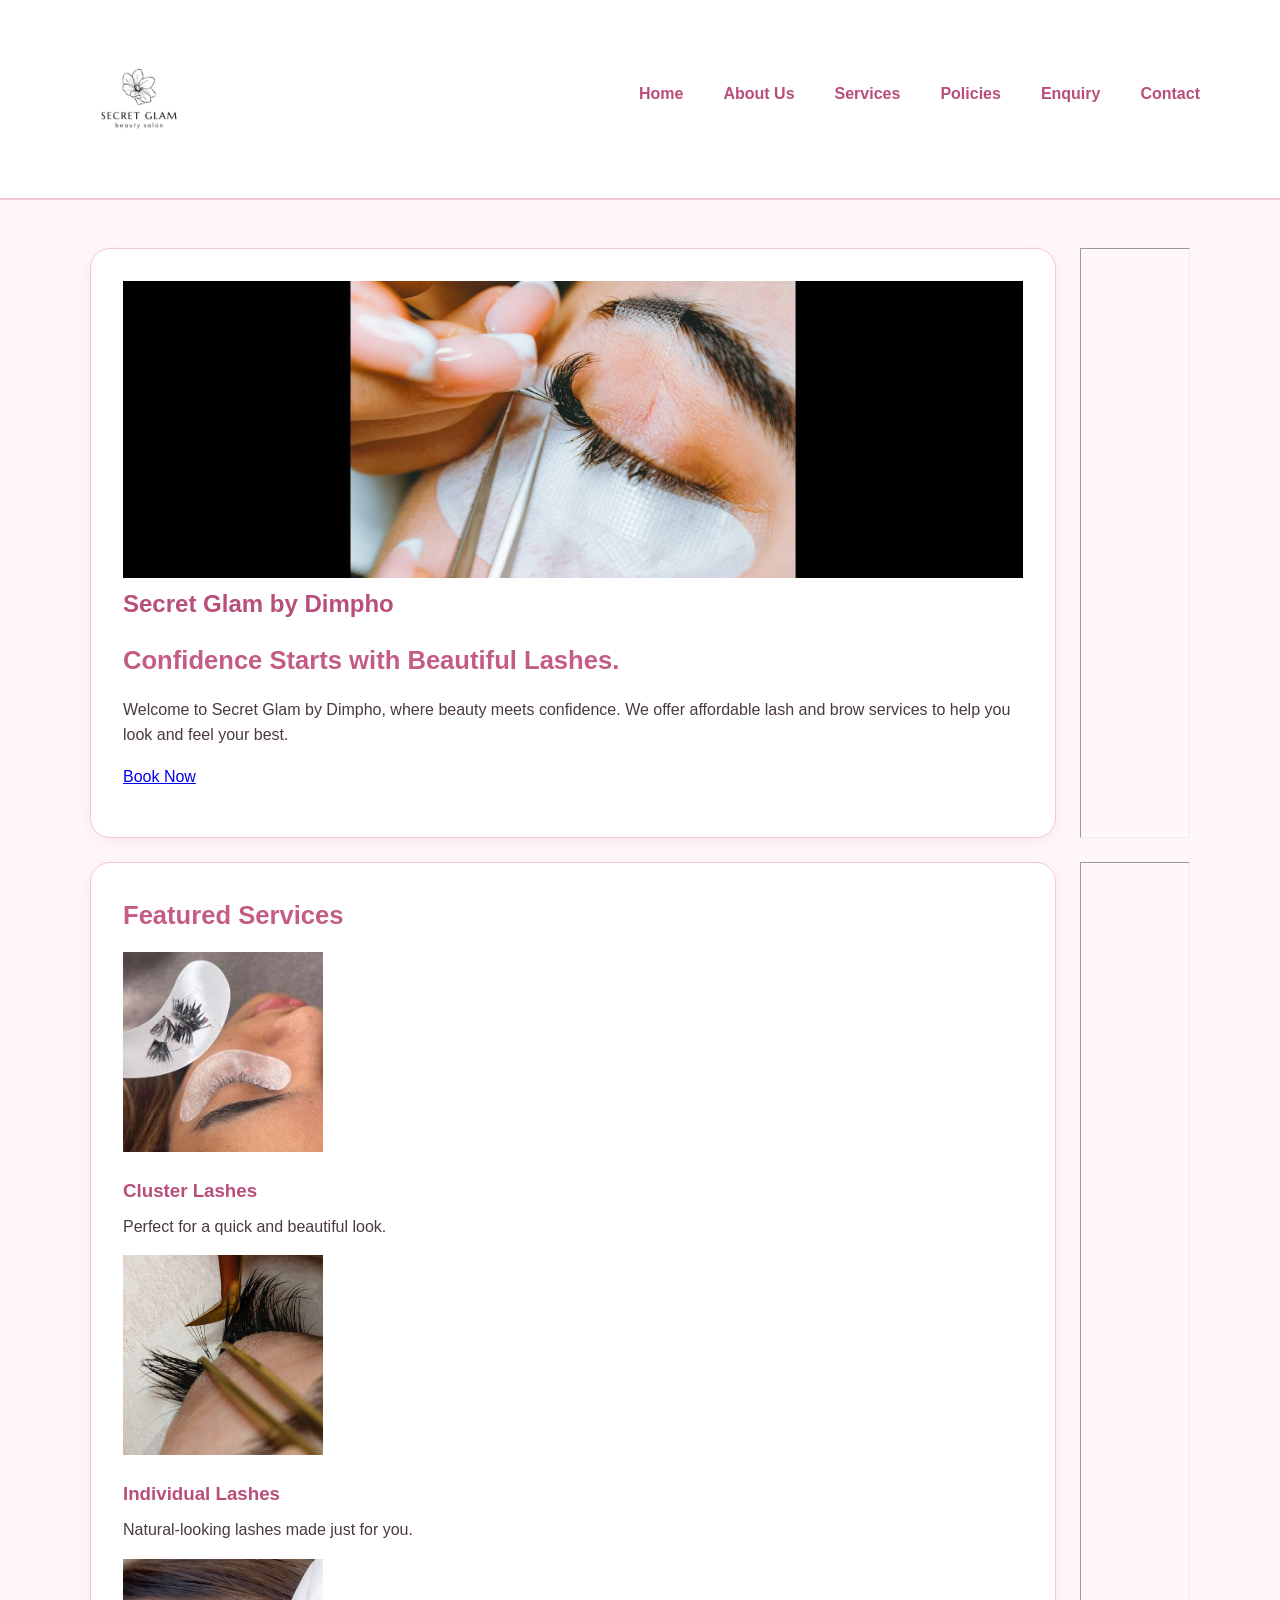
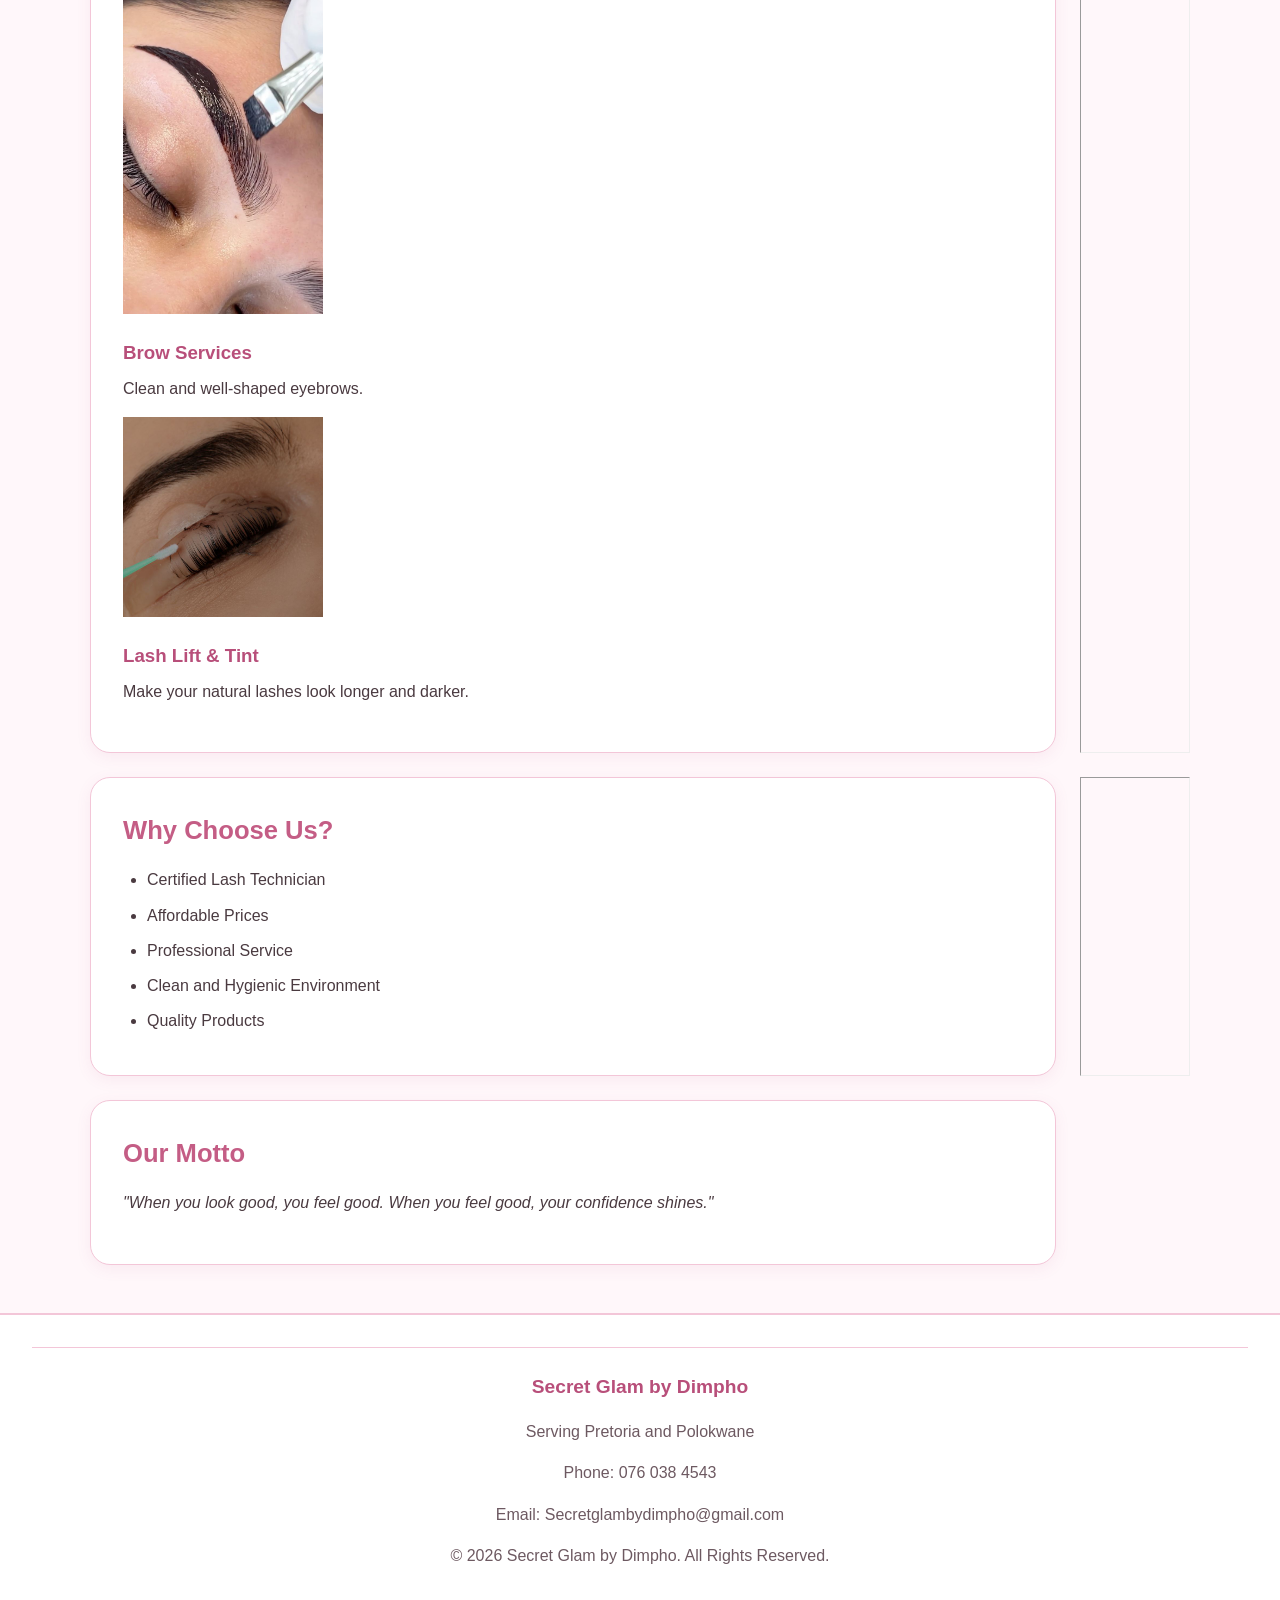
<file: secretglam/index.html>
<!DOCTYPE html>
<html lang="en">

<head>
    <meta charset="UTF-8">
    <meta name="viewport" content="width=device-width, initial-scale=1.0">

    <title>Secret Glam by Dimpho | Lash and Brow Services</title>

    <meta name="description" content="Discover lash extensions, lash lifts and brow services at Secret Glam by Dimpho. Book your beauty appointment in Pretoria or Polokwane, South Africa.">

    <meta name="keywords" content="Secret Glam by Dimpho, lash extensions Pretoria, lash technician Polokwane, lash lift, brow services, beauty appointments">

    <meta name="author" content="Secret Glam by Dimpho">

    <link rel="stylesheet" href="css_assets/style.css">
</head>

<body>

    <!-- ================= HEADER SECTION ================= -->
    <!-- This section contains the logo and the main navigation menu -->
    <header>
        <!-- Website Logo -->
        <img src="_images/Logo.png"
             alt="Secret Glam by Dimpho Logo" 
             width="150">

        <!-- Navigation Menu - Links to all pages -->
        <nav>
            <ul>
                <li><a href="index.html">Home</a></li>
                <li><a href="about.html">About Us</a></li>
                <li><a href="services.html">Services</a></li>
                <li><a href="policies.html">Policies</a></li>
                <li><a href="enquiry.html">Enquiry</a></li>
                <li><a href="contact.html">Contact</a></li>
            </ul>
        </nav>
    </header>

    <!-- ================= MAIN CONTENT ================= -->
    <main>

        <!-- HERO SECTION - First thing users see -->
        <section>
            <!-- Hero Image - Large banner image -->
            <img src="_images/Hero.jpg" 
                 alt="Beautiful eyelash extensions" 
                 width="900">

            <!-- Main Heading of the website -->
            <h1>Secret Glam by Dimpho</h1>

            <!-- Sub-heading / Slogan -->
            <h2>Confidence Starts with Beautiful Lashes.</h2>

            <!-- Introduction paragraph -->
            <p>
                Welcome to Secret Glam by Dimpho, where beauty meets confidence.
                We offer affordable lash and brow services to help you look and feel your best.
            </p>

            <!-- Call to action button - Takes user to booking page -->
            <p>
                <a href="enquiry.html">Book Now</a>
            </p>
        </section>

        <hr> <!-- Horizontal line to separate sections -->

        <!-- FEATURED SERVICES SECTION - Shows main services -->
        <section>
            <h2>Featured Services</h2>
            
            <!-- Service 1: Cluster Lashes -->
            <div>
                <img src="_images/Cluster Lashes.jpg"
                     alt="Cluster Lashes" 
                     width="200">
                <h3>Cluster Lashes</h3>
                <p>Perfect for a quick and beautiful look.</p>
            </div>

            <!-- Service 2: Individual Lashes -->
            <div>
                <img src="_images/Individual Lashes.jpg"
                     alt="Individual Lashes" 
                     width="200">
                <h3>Individual Lashes</h3>
                <p>Natural-looking lashes made just for you.</p>
            </div>

            <!-- Service 3: Brow Services -->
            <div>
                <img src="_images/Brows.jpg"
                     alt="Brow Services" 
                     width="200">
                <h3>Brow Services</h3>
                <p>Clean and well-shaped eyebrows.</p>
            </div>

            <!-- Service 4: Lash Lift and Tint -->
            <div>
                <img src="_images/LashLift.jpg"
                     alt="Lash Lift and Tint" 
                     width="200">
                <h3>Lash Lift &amp; Tint</h3>
                <p>Make your natural lashes look longer and darker.</p>
            </div>
        </section>

        <hr>

        <!-- WHY CHOOSE US SECTION - Reasons to choose this business -->
        <section>
            <h2>Why Choose Us?</h2>
            <!-- Unordered list of benefits -->
            <ul>
                <li>Certified Lash Technician</li>
                <li>Affordable Prices</li>
                <li>Professional Service</li>
                <li>Clean and Hygienic Environment</li>
                <li>Quality Products</li>
            </ul>
        </section>

        <hr>

        <!-- MOTTO SECTION - Business motto / quote -->
        <section>
            <h2>Our Motto</h2>
            <p>
                <!-- <em> makes text italic for emphasis -->
                <em>
                    "When you look good, you feel good.
                    When you feel good, your confidence shines."
                </em>
            </p>
        </section>

    </main>

    <!-- ================= FOOTER SECTION ================= -->
    <!-- Contains contact info and copyright - appears at bottom of every page -->
    <footer>
        <hr>
        <p>
            <strong>Secret Glam by Dimpho</strong>
        </p>
        <p>
            Serving Pretoria and Polokwane
        </p>
        <p>
            Phone: 076 038 4543
        </p>
        <p>
            Email: Secretglambydimpho@gmail.com
        </p>
        <!-- Copyright information -->
        <p>
            &copy; 2026 Secret Glam by Dimpho. All Rights Reserved.
        </p>
    </footer>
<script src="js_assets/script.js" defer></script>
</body>
</html>
</file>
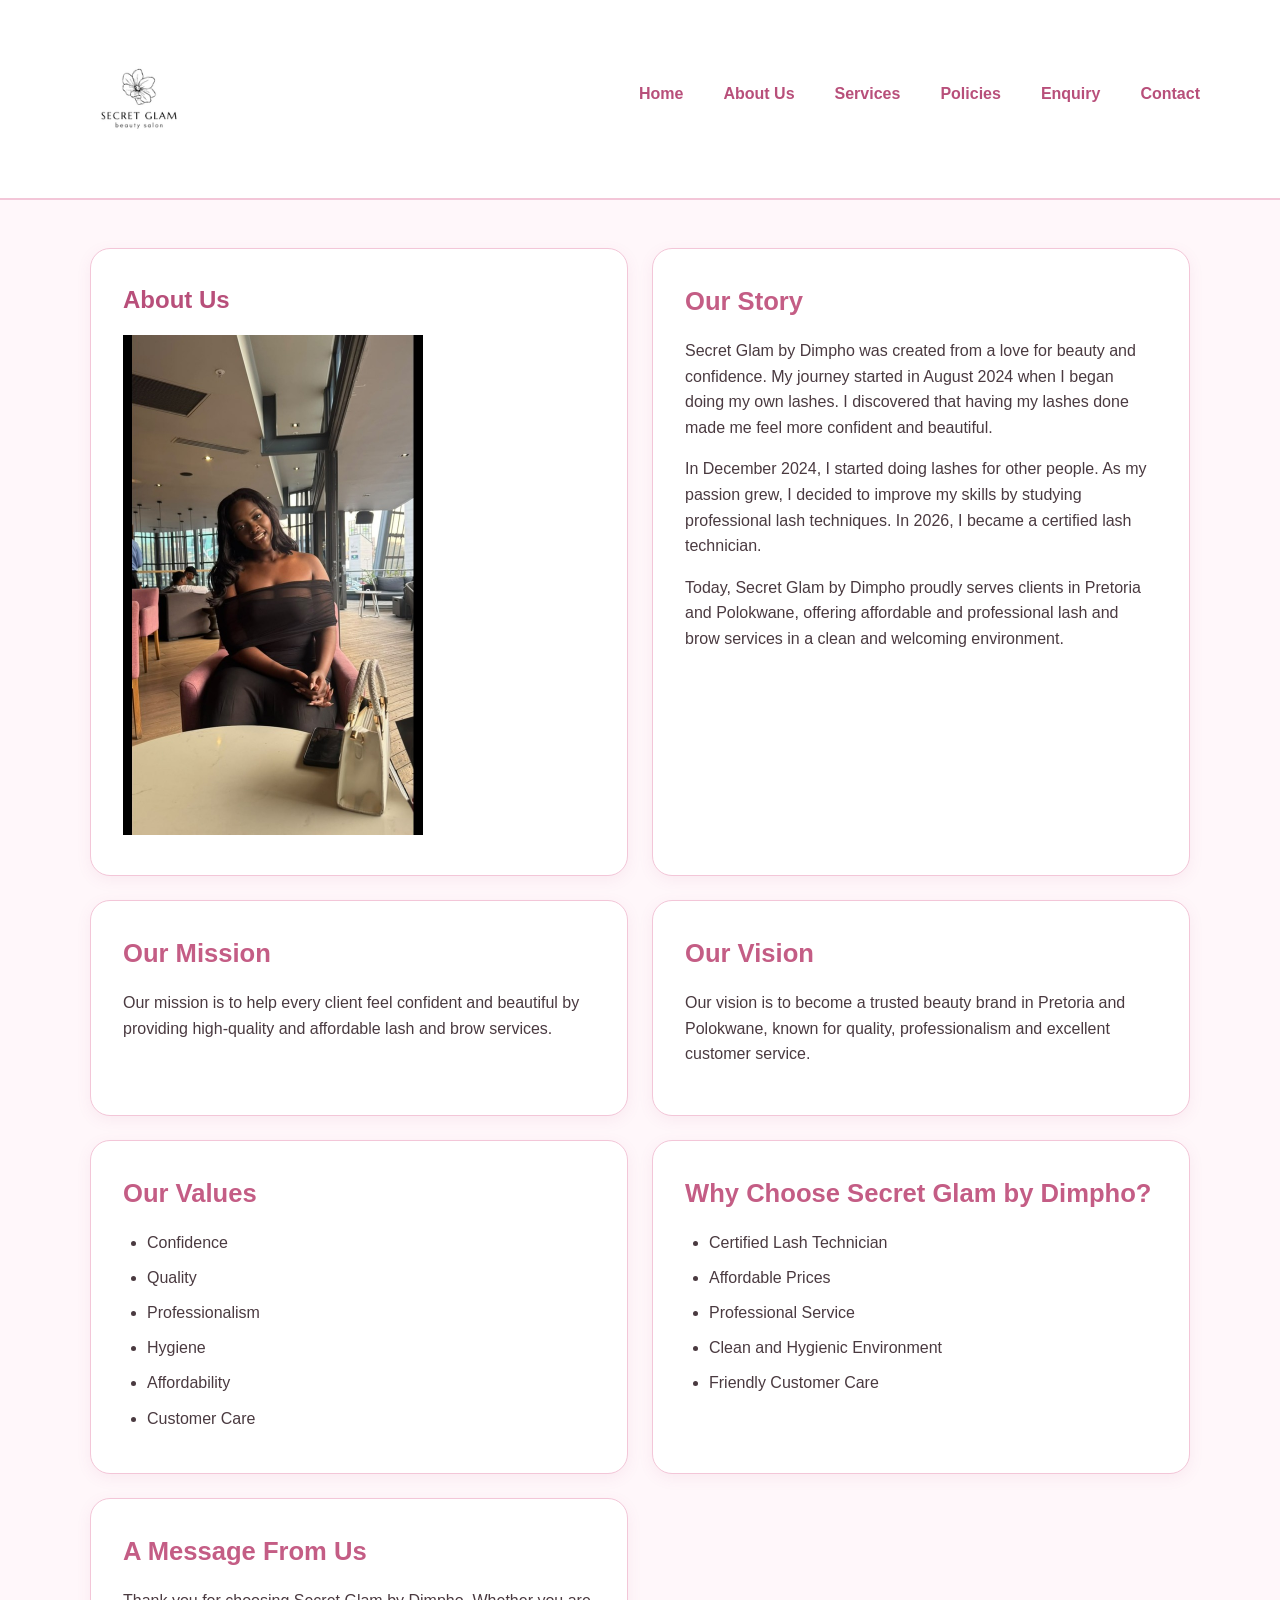
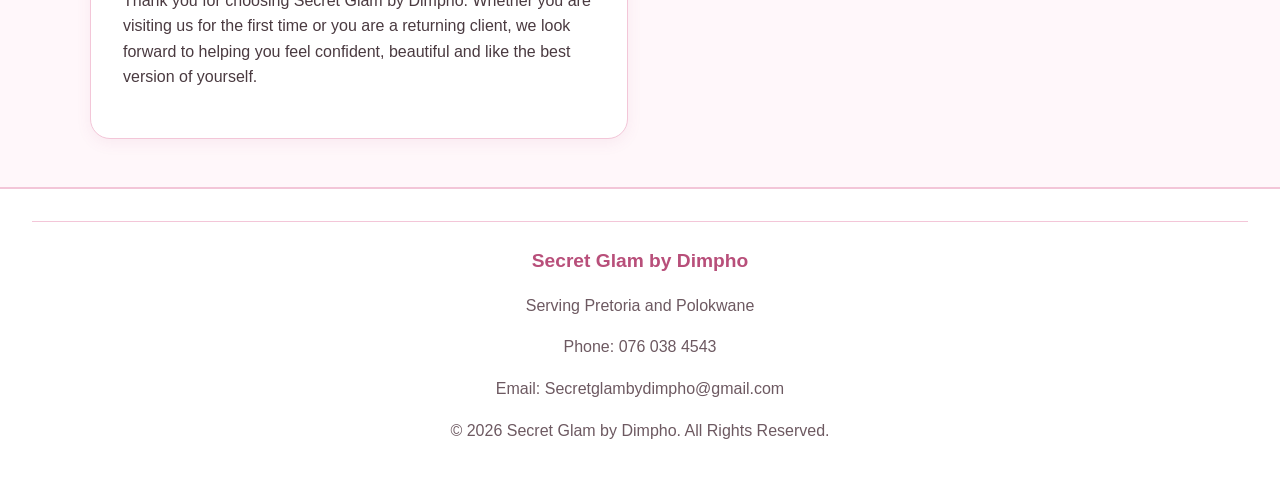
<file: about.html>
<!DOCTYPE html>
<html lang="en">
    
<head>
    <meta charset="UTF-8">
    <meta name="viewport" content="width=device-width, initial-scale=1.0">

    <title>About Us | Secret Glam by Dimpho</title>

    <meta name="description" content="Learn about Secret Glam by Dimpho, a lash and brow beauty business offering beauty services in Pretoria and Polokwane, South Africa.">

    <meta name="keywords" content="About Secret Glam by Dimpho, lash technician, lash and brow services, Pretoria, Polokwane">

    <meta name="author" content="Secret Glam by Dimpho">

    <link rel="stylesheet" href="css_assets/style.css">
</head>


<body>

    <!-- ================= HEADER SECTION ================= -->
    <!-- The header contains the business logo and navigation menu -->
    <header>

        <!-- Business Logo -->
        <img src="_images/Logo.png"
             alt="Secret Glam by Dimpho Logo"
             width="150">

        <!-- ================= NAVIGATION MENU ================= -->
        <!-- Navigation links allow users to move between website pages -->
        <nav>
            <ul>
                <li><a href="index.html">Home</a></li>
                <li><a href="about.html">About Us</a></li>
                <li><a href="services.html">Services</a></li>
                <li><a href="policies.html">Policies</a></li>
                <li><a href="enquiry.html">Enquiry</a></li>
                <li><a href="contact.html">Contact</a></li>
            </ul>
        </nav>

    </header>


    <!-- ================= MAIN CONTENT ================= -->
    <!-- The main section contains the main information about the business -->
    <main>


        <!-- ================= ABOUT US INTRODUCTION ================= -->
        <!-- This section introduces the business and shows the founder's image -->
        <section>

            <h1>About Us</h1>

            <!-- Founder portrait -->
            <img src="_images/Portrait.jpg"
                 alt="Founder of Secret Glam by Dimpho"
                 width="300">

        </section>


        <!-- ================= OUR STORY ================= -->
        <!-- This section explains how Secret Glam by Dimpho started -->
        <section>

            <h2>Our Story</h2>

            <p>
                Secret Glam by Dimpho was created from a love for beauty
                and confidence. My journey started in August 2024 when I
                began doing my own lashes. I discovered that having my
                lashes done made me feel more confident and beautiful.
            </p>

            <p>
                In December 2024, I started doing lashes for other people.
                As my passion grew, I decided to improve my skills by
                studying professional lash techniques. In 2026, I became
                a certified lash technician.
            </p>

            <p>
                Today, Secret Glam by Dimpho proudly serves clients in
                Pretoria and Polokwane, offering affordable and
                professional lash and brow services in a clean and
                welcoming environment.
            </p>

        </section>


        <!-- ================= OUR MISSION ================= -->
        <!-- This section explains the main purpose of the business -->
        <section>

            <h2>Our Mission</h2>

            <p>
                Our mission is to help every client feel confident and
                beautiful by providing high-quality and affordable lash
                and brow services.
            </p>

        </section>


        <!-- ================= OUR VISION ================= -->
        <!-- This section explains what the business hopes to achieve in the future -->
        <section>

            <h2>Our Vision</h2>

            <p>
                Our vision is to become a trusted beauty brand in Pretoria
                and Polokwane, known for quality, professionalism and
                excellent customer service.
            </p>

        </section>


        <!-- ================= OUR VALUES ================= -->
        <!-- This section lists the values that guide the business -->
        <section>

            <h2>Our Values</h2>

            <ul>
                <li>Confidence</li>
                <li>Quality</li>
                <li>Professionalism</li>
                <li>Hygiene</li>
                <li>Affordability</li>
                <li>Customer Care</li>
            </ul>

        </section>


        <!-- ================= WHY CHOOSE US ================= -->
        <!-- This section explains why clients should choose the business -->
        <section>

            <h2>Why Choose Secret Glam by Dimpho?</h2>

            <ul>
                <li>Certified Lash Technician</li>
                <li>Affordable Prices</li>
                <li>Professional Service</li>
                <li>Clean and Hygienic Environment</li>
                <li>Friendly Customer Care</li>
            </ul>

        </section>


        <!-- ================= MESSAGE FROM THE BUSINESS ================= -->
        <!-- This section gives clients a friendly closing message -->
        <section>

            <h2>A Message From Us</h2>

            <p>
                Thank you for choosing Secret Glam by Dimpho. Whether you
                are visiting us for the first time or you are a returning
                client, we look forward to helping you feel confident,
                beautiful and like the best version of yourself.
            </p>

        </section>

    </main>


    <!-- ================= FOOTER SECTION ================= -->
    <!-- The footer contains business contact information and copyright details -->
    <footer>

        <hr>

        <!-- Business name -->
        <p>
            <strong>Secret Glam by Dimpho</strong>
        </p>

        <!-- Business locations -->
        <p>
            Serving Pretoria and Polokwane
        </p>

        <!-- Business phone number -->
        <p>
            Phone: 076 038 4543
        </p>

        <!-- Business email address -->
        <p>
            Email: Secretglambydimpho@gmail.com
        </p>

        <!-- Copyright information -->
        <p>
            &copy; 2026 Secret Glam by Dimpho. All Rights Reserved.
        </p>

    </footer>

</body>

</html>
</file>
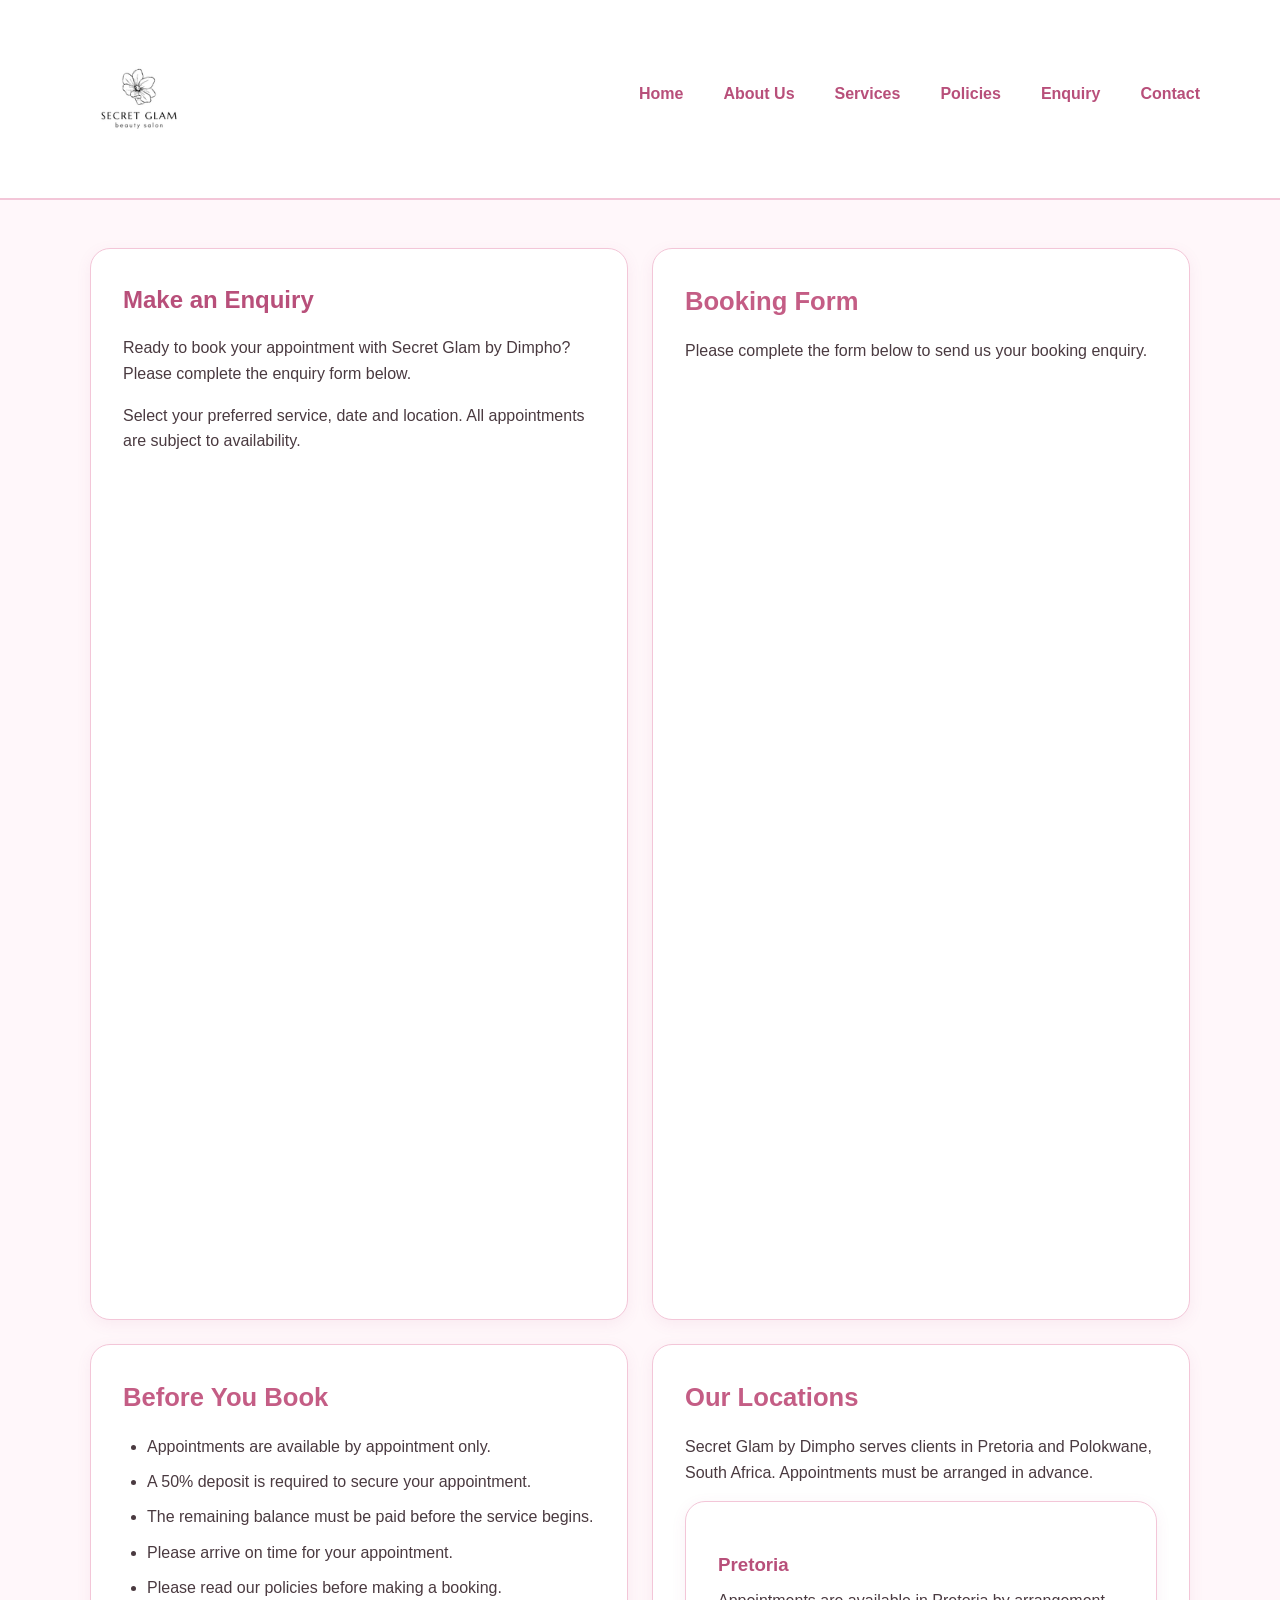
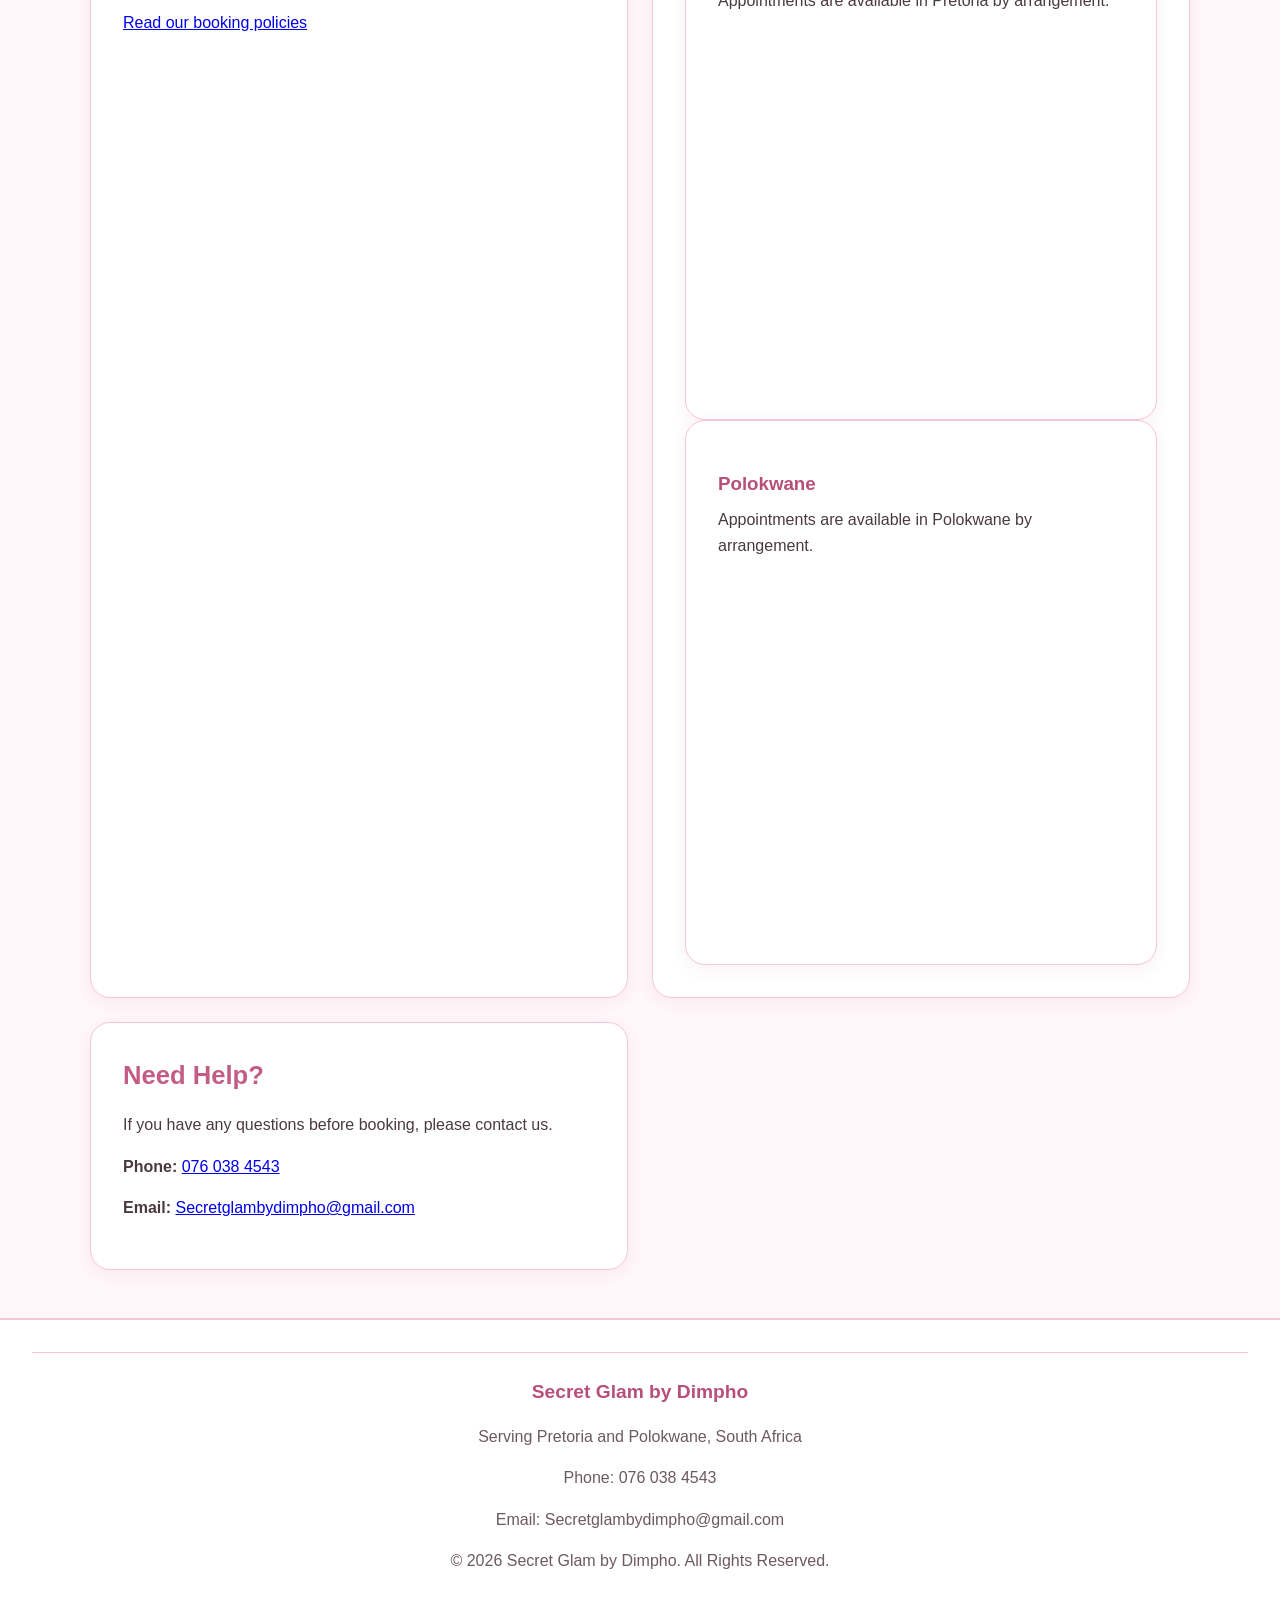
<file: enquiry.html>
<!DOCTYPE html>
<html lang="en">

<head>
    <meta charset="UTF-8">
    <meta name="viewport" content="width=device-width, initial-scale=1.0">

    <title>Enquire and Book | Secret Glam by Dimpho</title>

    <meta name="description" content="Enquire about lash and brow services, booking availability and appointments with Secret Glam by Dimpho in Pretoria and Polokwane.">

    <meta name="keywords" content="lash appointment booking, beauty service enquiry, lash technician Pretoria, lash technician Polokwane, Secret Glam by Dimpho">

    <meta name="author" content="Secret Glam by Dimpho">

    <link rel="stylesheet" href="css_assets/style.css">
</head>


<body>

    <!-- HEADER SECTION -->
    <header>

        <img src="_images/Logo.png"
             alt="Secret Glam by Dimpho Logo"
             width="150">

        <nav>
            <ul>
                <li><a href="index.html">Home</a></li>
                <li><a href="about.html">About Us</a></li>
                <li><a href="services.html">Services</a></li>
                <li><a href="policies.html">Policies</a></li>
                <li><a href="enquiry.html">Enquiry</a></li>
                <li><a href="contact.html">Contact</a></li>
            </ul>
        </nav>

    </header>

    <!-- MAIN CONTENT -->
    <main>

        <!-- ENQUIRY INTRODUCTION -->
        <section>
            <h1>Make an Enquiry</h1>

            <p>
                Ready to book your appointment with Secret Glam by Dimpho?
                Please complete the enquiry form below.
            </p>

            <p>
                Select your preferred service, date and location.
                All appointments are subject to availability.
            </p>
        </section>

        <!-- GOOGLE BOOKING FORM -->
        <section>
            <h2>Booking Form</h2>

            <p>
                Please complete the form below to send us your booking enquiry.
            </p>

            <iframe
                src="https://docs.google.com/forms/d/e/1FAIpQLScw5fzfQjybO1QH1antbK67YK_imWxlL126noTgP8XMFSRoqA/viewform?embedded=true"
                width="100%"
                height="900"
                style="border:0;"
                loading="lazy"
                title="Secret Glam by Dimpho booking enquiry form">
                Loading…
            </iframe>
        </section>

        <!-- BOOKING INFORMATION -->
        <section>
            <h2>Before You Book</h2>

            <ul>
                <li>Appointments are available by appointment only.</li>
                <li>A 50% deposit is required to secure your appointment.</li>
                <li>The remaining balance must be paid before the service begins.</li>
                <li>Please arrive on time for your appointment.</li>
                <li>Please read our policies before making a booking.</li>
            </ul>

            <p>
                <a href="policies.html">Read our booking policies</a>
            </p>
        </section>

        <!-- OUR LOCATIONS -->
        <section id="locations">
            <h2>Our Locations</h2>

            <p>
                Secret Glam by Dimpho serves clients in Pretoria and
                Polokwane, South Africa. Appointments must be arranged in advance.
            </p>

            <!-- PRETORIA LOCATION -->
            <section>
                <h3>Pretoria</h3>

                <p>
                    Appointments are available in Pretoria by arrangement.
                </p>

                <iframe
                    src="https://www.google.com/maps/embed?pb=!1m18!1m12!1m3!1d1796.835479439969!2d28.18580373638172!3d-25.748392745566967!2m3!1f0!2f0!3f0!3m2!1i1024!2i768!4f13.1!3m3!1m2!1s0x1e9562123458e257%3A0x5922d05407725de4!2s173%20Pretorius%20St%2C%20Pretoria%20Central%2C%20Pretoria%2C%200002!5e0!3m2!1sen!2sza!4v1786517681093!5m2!1sen!2sza"
                    width="100%"
                    height="350"
                    style="border:0;"
                    allowfullscreen
                    loading="lazy"
                    referrerpolicy="strict-origin-when-cross-origin"
                    title="Google Map showing Pretoria">
                </iframe>
            </section>

            <!-- POLOKWANE LOCATION -->
            <section>
                <h3>Polokwane</h3>

                <p>
                    Appointments are available in Polokwane by arrangement.
                </p>

                <iframe
                    src="https://www.google.com/maps/embed?pb=!1m18!1m12!1m3!1d3648.4589765527203!2d29.411801099999998!3d-23.873338099999994!2m3!1f0!2f0!3f0!3m2!1i1024!2i768!4f13.1!3m3!1m2!1s0x1ec727794a2d7323%3A0xe16af8a851e88582!2s23%20Johane%20St%2C%20Polokwane%20Ext%2065%2C%20Polokwane%2C%200700!5e0!3m2!1sen!2sza!4v1786632263497!5m2!1sen!2sza"
                    width="100%"
                    height="350"
                    style="border:0;"
                    allowfullscreen
                    loading="lazy"
                    referrerpolicy="strict-origin-when-cross-origin"
                    title="Google Map showing Polokwane">
                </iframe>
            </section>

        </section>

        <!-- CONTACT INFORMATION -->
        <section>
            <h2>Need Help?</h2>

            <p>
                If you have any questions before booking, please contact us.
            </p>

            <p>
                <strong>Phone:</strong>
                <a href="tel:0760384543">076 038 4543</a>
            </p>

            <p>
                <strong>Email:</strong>
                <a href="mailto:Secretglambydimpho@gmail.com">
                    Secretglambydimpho@gmail.com
                </a>
            </p>
        </section>

    </main>

    <!-- FOOTER SECTION -->
    <footer>
        <hr>

        <p><strong>Secret Glam by Dimpho</strong></p>

        <p>Serving Pretoria and Polokwane, South Africa</p>

        <p>Phone: 076 038 4543</p>

        <p>Email: Secretglambydimpho@gmail.com</p>

        <p>&copy; 2026 Secret Glam by Dimpho. All Rights Reserved.</p>
    </footer>

</body>

</html>
</file>
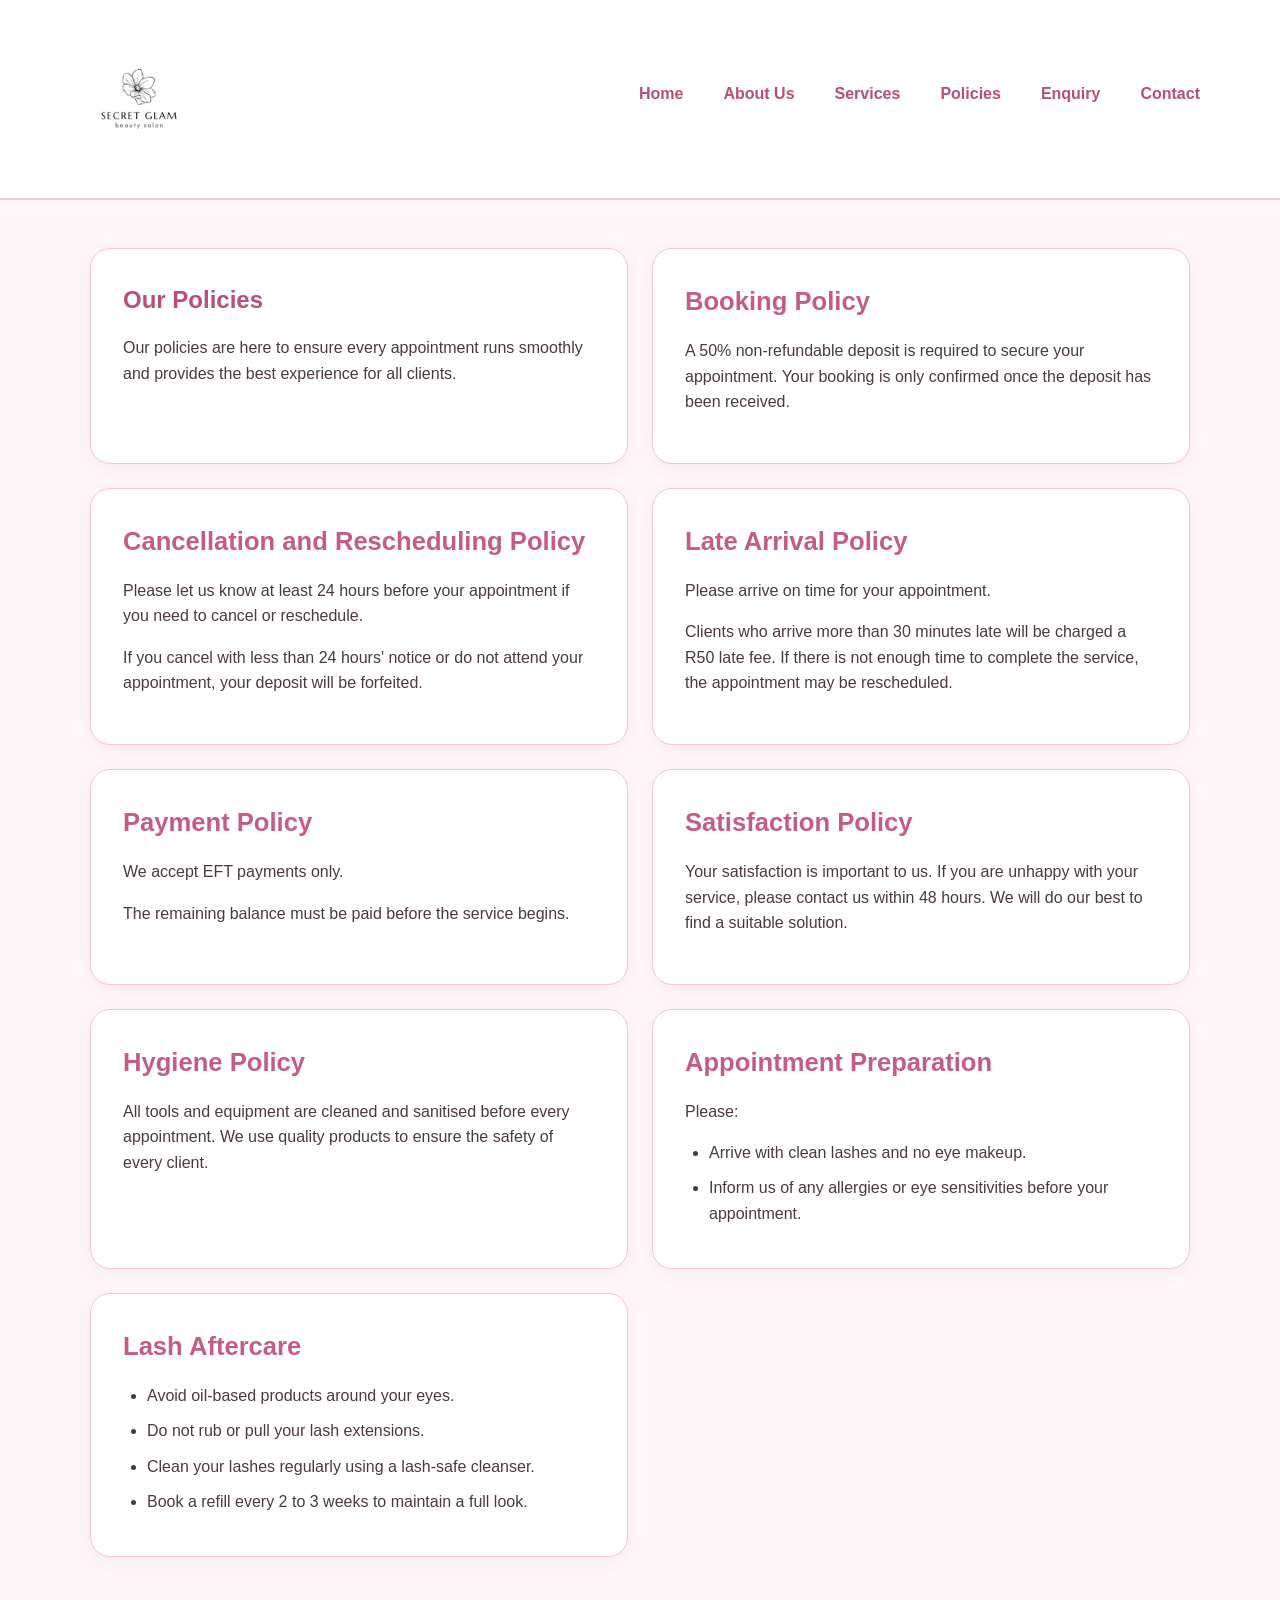
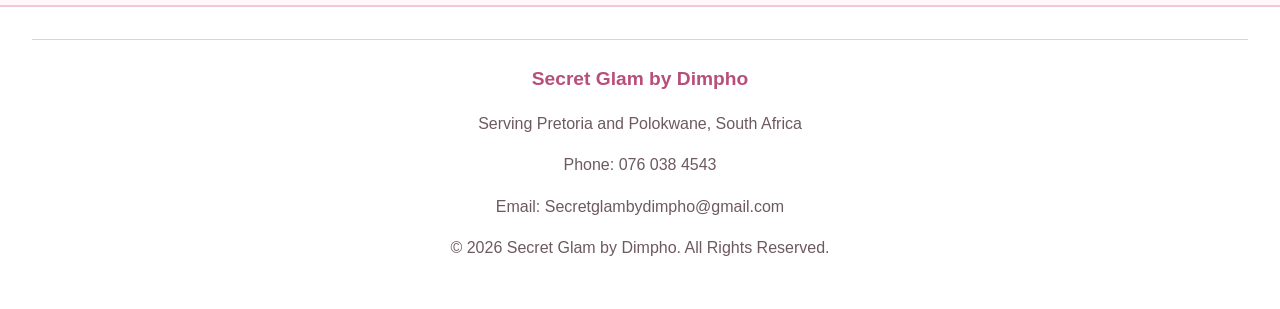
<file: policies.html>
<!DOCTYPE html>
<html lang="en">

<head>
    <meta charset="UTF-8">
    <meta name="viewport" content="width=device-width, initial-scale=1.0">

    <title>Booking Policies | Secret Glam by Dimpho</title>

    <meta name="description" content="Read the booking, deposit, cancellation, late arrival and refill policies for Secret Glam by Dimpho in Pretoria and Polokwane.">

    <meta name="keywords" content="lash booking policies, cancellation policy, lash deposit, lash refill policy, Secret Glam by Dimpho">

    <meta name="author" content="Secret Glam by Dimpho">

    <link rel="stylesheet" href="css_assets/style.css">
</head>


<body>


    <!-- ================= HEADER SECTION ================= -->
    <!-- The header contains the business logo and navigation menu -->
    <header>

        <!-- Business Logo -->
        <img src="_images/Logo.png"
             alt="Secret Glam by Dimpho Logo"
             width="150">


        <!-- ================= NAVIGATION MENU ================= -->
        <!-- Navigation links allow users to move between the website pages -->
        <nav>

            <ul>

                <li><a href="index.html">Home</a></li>

                <li><a href="about.html">About Us</a></li>

                <li><a href="services.html">Services</a></li>

                <li><a href="policies.html">Policies</a></li>

                <li><a href="enquiry.html">Enquiry</a></li>

                <li><a href="contact.html">Contact</a></li>

            </ul>

        </nav>

    </header>


    <!-- ================= MAIN CONTENT ================= -->
    <!-- The main section contains all the business policies -->
    <main>


        <!-- ================= POLICIES INTRODUCTION ================= -->
        <!-- This section introduces the purpose of the business policies -->
        <section>

            <h1>Our Policies</h1>

            <p>
                Our policies are here to ensure every appointment runs smoothly
                and provides the best experience for all clients.
            </p>

        </section>


        <!-- ================= BOOKING POLICY ================= -->
        <!-- This section explains the deposit required to secure an appointment -->
        <section>

            <h2>Booking Policy</h2>

            <p>
                A 50% non-refundable deposit is required to secure your appointment.
                Your booking is only confirmed once the deposit has been received.
            </p>

        </section>


        <!-- ================= CANCELLATION AND RESCHEDULING POLICY ================= -->
        <!-- This section explains the cancellation and rescheduling rules -->
        <section>

            <h2>Cancellation and Rescheduling Policy</h2>

            <p>
                Please let us know at least 24 hours before your appointment if
                you need to cancel or reschedule.
            </p>

            <p>
                If you cancel with less than 24 hours' notice or do not attend
                your appointment, your deposit will be forfeited.
            </p>

        </section>


        <!-- ================= LATE ARRIVAL POLICY ================= -->
        <!-- This section explains what happens when a client arrives late -->
        <section>

            <h2>Late Arrival Policy</h2>

            <p>
                Please arrive on time for your appointment.
            </p>

            <p>
                Clients who arrive more than 30 minutes late will be charged a
                R50 late fee. If there is not enough time to complete the service,
                the appointment may be rescheduled.
            </p>

        </section>


        <!-- ================= PAYMENT POLICY ================= -->
        <!-- This section explains the accepted payment method and when payment is due -->
        <section>

            <h2>Payment Policy</h2>

            <p>
                We accept EFT payments only.
            </p>

            <p>
                The remaining balance must be paid before the service begins.
            </p>

        </section>


        <!-- ================= SATISFACTION POLICY ================= -->
        <!-- This section explains what clients should do if they are unhappy with a service -->
        <section>

            <h2>Satisfaction Policy</h2>

            <p>
                Your satisfaction is important to us. If you are unhappy with your
                service, please contact us within 48 hours. We will do our best to
                find a suitable solution.
            </p>

        </section>


        <!-- ================= HYGIENE POLICY ================= -->
        <!-- This section explains the hygiene practices followed by the business -->
        <section>

            <h2>Hygiene Policy</h2>

            <p>
                All tools and equipment are cleaned and sanitised before every
                appointment. We use quality products to ensure the safety of
                every client.
            </p>

        </section>


        <!-- ================= APPOINTMENT PREPARATION ================= -->
        <!-- This section explains how clients should prepare before their appointment -->
        <section>

            <h2>Appointment Preparation</h2>

            <p>Please:</p>

            <!-- List of appointment preparation requirements -->
            <ul>

                <li>Arrive with clean lashes and no eye makeup.</li>

                <li>
                    Inform us of any allergies or eye sensitivities before your appointment.
                </li>

            </ul>

        </section>


        <!-- ================= LASH AFTERCARE ================= -->
        <!-- This section provides instructions for looking after lash extensions -->
        <section>

            <h2>Lash Aftercare</h2>

            <!-- List of lash aftercare instructions -->
            <ul>

                <li>Avoid oil-based products around your eyes.</li>

                <li>Do not rub or pull your lash extensions.</li>

                <li>Clean your lashes regularly using a lash-safe cleanser.</li>

                <li>Book a refill every 2 to 3 weeks to maintain a full look.</li>

            </ul>

        </section>

    </main>


    <!-- ================= FOOTER SECTION ================= -->
    <!-- The footer contains business information and copyright details -->
    <footer>

        <hr>

        <!-- Business name -->
        <p>
            <strong>Secret Glam by Dimpho</strong>
        </p>

        <!-- Business locations -->
        <p>
            Serving Pretoria and Polokwane, South Africa
        </p>

        <!-- Business phone number -->
        <p>
            Phone: 076 038 4543
        </p>

        <!-- Business email address -->
        <p>
            Email: Secretglambydimpho@gmail.com
        </p>

        <!-- Copyright information -->
        <p>
            &copy; 2026 Secret Glam by Dimpho. All Rights Reserved.
        </p>

    </footer>

</body>

</html>
</file>
<file: secretglam/css_assets/style.css>
/* RESET */
* {
    margin: 0;
    padding: 0;
    box-sizing: border-box;
}

/* MAIN PAGE */
body {
    font-family: Arial, sans-serif;
    background-color: #fff7fa;
    color: #4a3a40;
    font-size: 1rem;
    line-height: 1.6;
}

/* HEADER */
header {
    background-color: #ffffff;
    padding: 1.5rem 5%;
    border-bottom: 2px solid #f3c6d8;
    display: flex;
    justify-content: space-between;
    align-items: center;
}

header img,
.logo {
    width: 150px;
    height: auto;
}

/* NAVIGATION */
nav ul {
    list-style: none;
    display: flex;
    gap: 0.5rem;
}

nav a {
    text-decoration: none;
    color: #b84f7a;
    font-weight: bold;
    padding: 0.7rem 1rem;
    border-radius: 20px;
    transition: background-color 0.3s ease, color 0.3s ease;
}

nav a:hover {
    background-color: #b84f7a;
    color: #ffffff;
}

nav a:focus {
    outline: 2px solid #b84f7a;
}

/* MAIN CONTENT */
main {
    width: 90%;
    max-width: 1100px;
    margin: 0 auto;
    padding: 3rem 0;
    display: grid;
    grid-template-columns: 1fr 1fr;
    gap: 1.5rem;
}

/* SECTIONS */
section {
    background-color: #ffffff;
    padding: 2rem;
    border: 1px solid #f3c6d8;
    border-radius: 20px;
    box-shadow: 0 4px 15px rgba(184, 79, 122, 0.08);
    transition: box-shadow 0.3s ease;
}

section:hover {
    box-shadow: 0 6px 20px rgba(184, 79, 122, 0.15);
}

/* HEADINGS */
h1 {
    color: #b84f7a;
    margin-bottom: 1rem;
}

h2 {
    color: #c45d85;
    font-size: 1.6rem;
    margin-bottom: 1rem;
}

h3 {
    color: #b84f7a;
    margin: 1rem 0 0.5rem;
}

/* TEXT */
p {
    margin-bottom: 1rem;
}

ul {
    padding-left: 1.5rem;
}

li {
    margin-bottom: 0.6rem;
}

/* ABOUT PAGE */
.about-intro {
    grid-column: 1 / 3;
    text-align: center;
    background-color: #fff0f5;
}

.about-intro h1 {
    font-size: 2.8rem;
    margin-bottom: 1.5rem;
}

.about-intro img {
    width: 300px;
    max-width: 100%;
    height: auto;
    border-radius: 20px;
    border: 3px solid #f3c6d8;
}

.message {
    grid-column: 1 / 3;
    text-align: center;
    background-color: #fff0f5;
}

/* SERVICE GALLERY */
#serviceGallery {
    grid-column: 1 / -1;
    width: 100%;
}

.gallery-container {
    display: grid;
    grid-template-columns: repeat(4, minmax(0, 1fr));
    gap: 20px;
    margin: 25px 0;
}

.gallery-container figure {
    min-width: 0;
    margin: 0;
    padding: 10px;
    background-color: #ffffff;
    border: 1px solid #f3c6d8;
    border-radius: 12px;
    box-shadow: 0 3px 10px rgba(184, 79, 122, 0.1);
    overflow: hidden;
}

.gallery-image {
    width: 100%;
    height: 220px;
    object-fit: cover;
    display: block;
    border-radius: 8px;
    cursor: pointer;
    transition: transform 0.3s ease;
}

.gallery-image:hover {
    transform: scale(1.03);
}

.gallery-container figcaption {
    text-align: center;
    padding: 12px 5px 5px;
    font-weight: bold;
    color: #b84f7a;
}

/* BUTTONS */
button {
    cursor: pointer;
    transition: background-color 0.3s ease, color 0.3s ease;
}

/* FOOTER */
footer {
    background-color: #ffffff;
    text-align: center;
    padding: 2rem;
    border-top: 2px solid #f3c6d8;
    color: #6d5961;
}

footer hr {
    border: none;
    border-top: 1px solid #f3c6d8;
    margin-bottom: 1.5rem;
}

footer strong {
    color: #b84f7a;
    font-size: 1.2rem;
}

/* IMAGE LIGHTBOX */
.lightbox {
    display: none;
    position: fixed;
    z-index: 1000;
    inset: 0;
    width: 100%;
    height: 100%;
    background-color: rgba(0, 0, 0, 0.9);
    justify-content: center;
    align-items: center;
    flex-direction: column;
    padding: 20px;
}

.lightbox img {
    max-width: 90%;
    max-height: 75vh;
    object-fit: contain;
    border-radius: 10px;
}

.lightbox p {
    color: #ffffff;
    text-align: center;
    margin-top: 15px;
}

.close-lightbox {
    position: absolute;
    top: 15px;
    right: 25px;
    background: none;
    border: none;
    color: #ffffff;
    font-size: 40px;
    cursor: pointer;
}

/* ANIMATIONS */
@keyframes pageFadeIn {
    from {
        opacity: 0;
    }

    to {
        opacity: 1;
    }
}

@keyframes sectionFadeIn {
    from {
        opacity: 0;
        transform: translateY(10px);
    }

    to {
        opacity: 1;
        transform: translateY(0);
    }
}

body {
    animation: pageFadeIn 0.7s ease-in;
}

main section {
    animation: sectionFadeIn 0.6s ease-out;
}

/* TABLET SCREENS */
@media (max-width: 900px) {
    header {
        flex-direction: column;
        gap: 1rem;
    }

    nav ul {
        flex-wrap: wrap;
        justify-content: center;
    }

    main {
        grid-template-columns: 1fr;
    }

    .about-intro,
    .message {
        grid-column: auto;
    }

    #serviceGallery {
        grid-column: 1;
    }

    .gallery-container {
        grid-template-columns: repeat(2, minmax(0, 1fr));
    }
}

/* MOBILE SCREENS */
@media (max-width: 600px) {
    header {
        padding: 1.2rem;
    }

    nav ul {
        flex-direction: column;
        width: 100%;
        text-align: center;
    }

    nav a {
        display: block;
    }

    main {
        width: 92%;
        padding: 2rem 0;
        display: block;
    }

    section {
        margin-bottom: 1.2rem;
        padding: 1.5rem;
    }

    .about-intro h1 {
        font-size: 2.2rem;
    }

    .about-intro img {
        width: 250px;
    }

    .gallery-container {
        grid-template-columns: repeat(2, minmax(0, 1fr));
        gap: 12px;
    }

    .gallery-image {
        height: 160px;
    }

    .gallery-container figure {
        padding: 6px;
    }

    .lightbox img {
        max-width: 95%;
    }
}

/* RESPECT REDUCED MOTION PREFERENCES */
@media (prefers-reduced-motion: reduce) {
    body,
    main section,
    nav a,
    button,
    .gallery-image {
        animation: none;
        transition: none;
    }
}
</file>
<file: css_assets/style.css>
/* RESET */
* {
    margin: 0;
    padding: 0;
    box-sizing: border-box;
}

/* MAIN PAGE */
body {
    font-family: Arial, sans-serif;
    background-color: #fff7fa;
    color: #4a3a40;
    font-size: 1rem;
    line-height: 1.6;
}

/* HEADER */
header {
    background-color: #ffffff;
    padding: 1.5rem 5%;
    border-bottom: 2px solid #f3c6d8;
    display: flex;
    justify-content: space-between;
    align-items: center;
}

header img,
.logo {
    width: 150px;
    height: auto;
}

/* NAVIGATION */
nav ul {
    list-style: none;
    display: flex;
    gap: 0.5rem;
}

nav a {
    text-decoration: none;
    color: #b84f7a;
    font-weight: bold;
    padding: 0.7rem 1rem;
    border-radius: 20px;
    transition: background-color 0.3s ease, color 0.3s ease;
}

nav a:hover {
    background-color: #b84f7a;
    color: #ffffff;
}

nav a:focus {
    outline: 2px solid #b84f7a;
}

/* MAIN CONTENT */
main {
    width: 90%;
    max-width: 1100px;
    margin: 0 auto;
    padding: 3rem 0;
    display: grid;
    grid-template-columns: 1fr 1fr;
    gap: 1.5rem;
}

/* SECTIONS */
section {
    background-color: #ffffff;
    padding: 2rem;
    border: 1px solid #f3c6d8;
    border-radius: 20px;
    box-shadow: 0 4px 15px rgba(184, 79, 122, 0.08);
    transition: box-shadow 0.3s ease;
}

section:hover {
    box-shadow: 0 6px 20px rgba(184, 79, 122, 0.15);
}

/* HEADINGS */
h1 {
    color: #b84f7a;
    margin-bottom: 1rem;
}

h2 {
    color: #c45d85;
    font-size: 1.6rem;
    margin-bottom: 1rem;
}

h3 {
    color: #b84f7a;
    margin: 1rem 0 0.5rem;
}

/* TEXT */
p {
    margin-bottom: 1rem;
}

ul {
    padding-left: 1.5rem;
}

li {
    margin-bottom: 0.6rem;
}

/* ABOUT PAGE */
.about-intro {
    grid-column: 1 / 3;
    text-align: center;
    background-color: #fff0f5;
}

.about-intro h1 {
    font-size: 2.8rem;
    margin-bottom: 1.5rem;
}

.about-intro img {
    width: 300px;
    max-width: 100%;
    height: auto;
    border-radius: 20px;
    border: 3px solid #f3c6d8;
}

.message {
    grid-column: 1 / 3;
    text-align: center;
    background-color: #fff0f5;
}

/* SERVICE GALLERY */
#serviceGallery {
    grid-column: 1 / -1;
    width: 100%;
}

.gallery-container {
    display: grid;
    grid-template-columns: repeat(4, minmax(0, 1fr));
    gap: 20px;
    margin: 25px 0;
}

.gallery-container figure {
    min-width: 0;
    margin: 0;
    padding: 10px;
    background-color: #ffffff;
    border: 1px solid #f3c6d8;
    border-radius: 12px;
    box-shadow: 0 3px 10px rgba(184, 79, 122, 0.1);
    overflow: hidden;
}

.gallery-image {
    width: 100%;
    height: 220px;
    object-fit: cover;
    display: block;
    border-radius: 8px;
    cursor: pointer;
    transition: transform 0.3s ease;
}

.gallery-image:hover {
    transform: scale(1.03);
}

.gallery-container figcaption {
    text-align: center;
    padding: 12px 5px 5px;
    font-weight: bold;
    color: #b84f7a;
}

/* BUTTONS */
button {
    cursor: pointer;
    transition: background-color 0.3s ease, color 0.3s ease;
}

/* FOOTER */
footer {
    background-color: #ffffff;
    text-align: center;
    padding: 2rem;
    border-top: 2px solid #f3c6d8;
    color: #6d5961;
}

footer hr {
    border: none;
    border-top: 1px solid #f3c6d8;
    margin-bottom: 1.5rem;
}

footer strong {
    color: #b84f7a;
    font-size: 1.2rem;
}

/* IMAGE LIGHTBOX */
.lightbox {
    display: none;
    position: fixed;
    z-index: 1000;
    inset: 0;
    width: 100%;
    height: 100%;
    background-color: rgba(0, 0, 0, 0.9);
    justify-content: center;
    align-items: center;
    flex-direction: column;
    padding: 20px;
}

.lightbox img {
    max-width: 90%;
    max-height: 75vh;
    object-fit: contain;
    border-radius: 10px;
}

.lightbox p {
    color: #ffffff;
    text-align: center;
    margin-top: 15px;
}

.close-lightbox {
    position: absolute;
    top: 15px;
    right: 25px;
    background: none;
    border: none;
    color: #ffffff;
    font-size: 40px;
    cursor: pointer;
}

/* ANIMATIONS */
@keyframes pageFadeIn {
    from {
        opacity: 0;
    }

    to {
        opacity: 1;
    }
}

@keyframes sectionFadeIn {
    from {
        opacity: 0;
        transform: translateY(10px);
    }

    to {
        opacity: 1;
        transform: translateY(0);
    }
}

body {
    animation: pageFadeIn 0.7s ease-in;
}

main section {
    animation: sectionFadeIn 0.6s ease-out;
}

/* TABLET SCREENS */
@media (max-width: 900px) {
    header {
        flex-direction: column;
        gap: 1rem;
    }

    nav ul {
        flex-wrap: wrap;
        justify-content: center;
    }

    main {
        grid-template-columns: 1fr;
    }

    .about-intro,
    .message {
        grid-column: auto;
    }

    #serviceGallery {
        grid-column: 1;
    }

    .gallery-container {
        grid-template-columns: repeat(2, minmax(0, 1fr));
    }
}

/* MOBILE SCREENS */
@media (max-width: 600px) {
    header {
        padding: 1.2rem;
    }

    nav ul {
        flex-direction: column;
        width: 100%;
        text-align: center;
    }

    nav a {
        display: block;
    }

    main {
        width: 92%;
        padding: 2rem 0;
        display: block;
    }

    section {
        margin-bottom: 1.2rem;
        padding: 1.5rem;
    }

    .about-intro h1 {
        font-size: 2.2rem;
    }

    .about-intro img {
        width: 250px;
    }

    .gallery-container {
        grid-template-columns: repeat(2, minmax(0, 1fr));
        gap: 12px;
    }

    .gallery-image {
        height: 160px;
    }

    .gallery-container figure {
        padding: 6px;
    }

    .lightbox img {
        max-width: 95%;
    }
}

/* RESPECT REDUCED MOTION PREFERENCES */
@media (prefers-reduced-motion: reduce) {
    body,
    main section,
    nav a,
    button,
    .gallery-image {
        animation: none;
        transition: none;
    }
}
</file>
